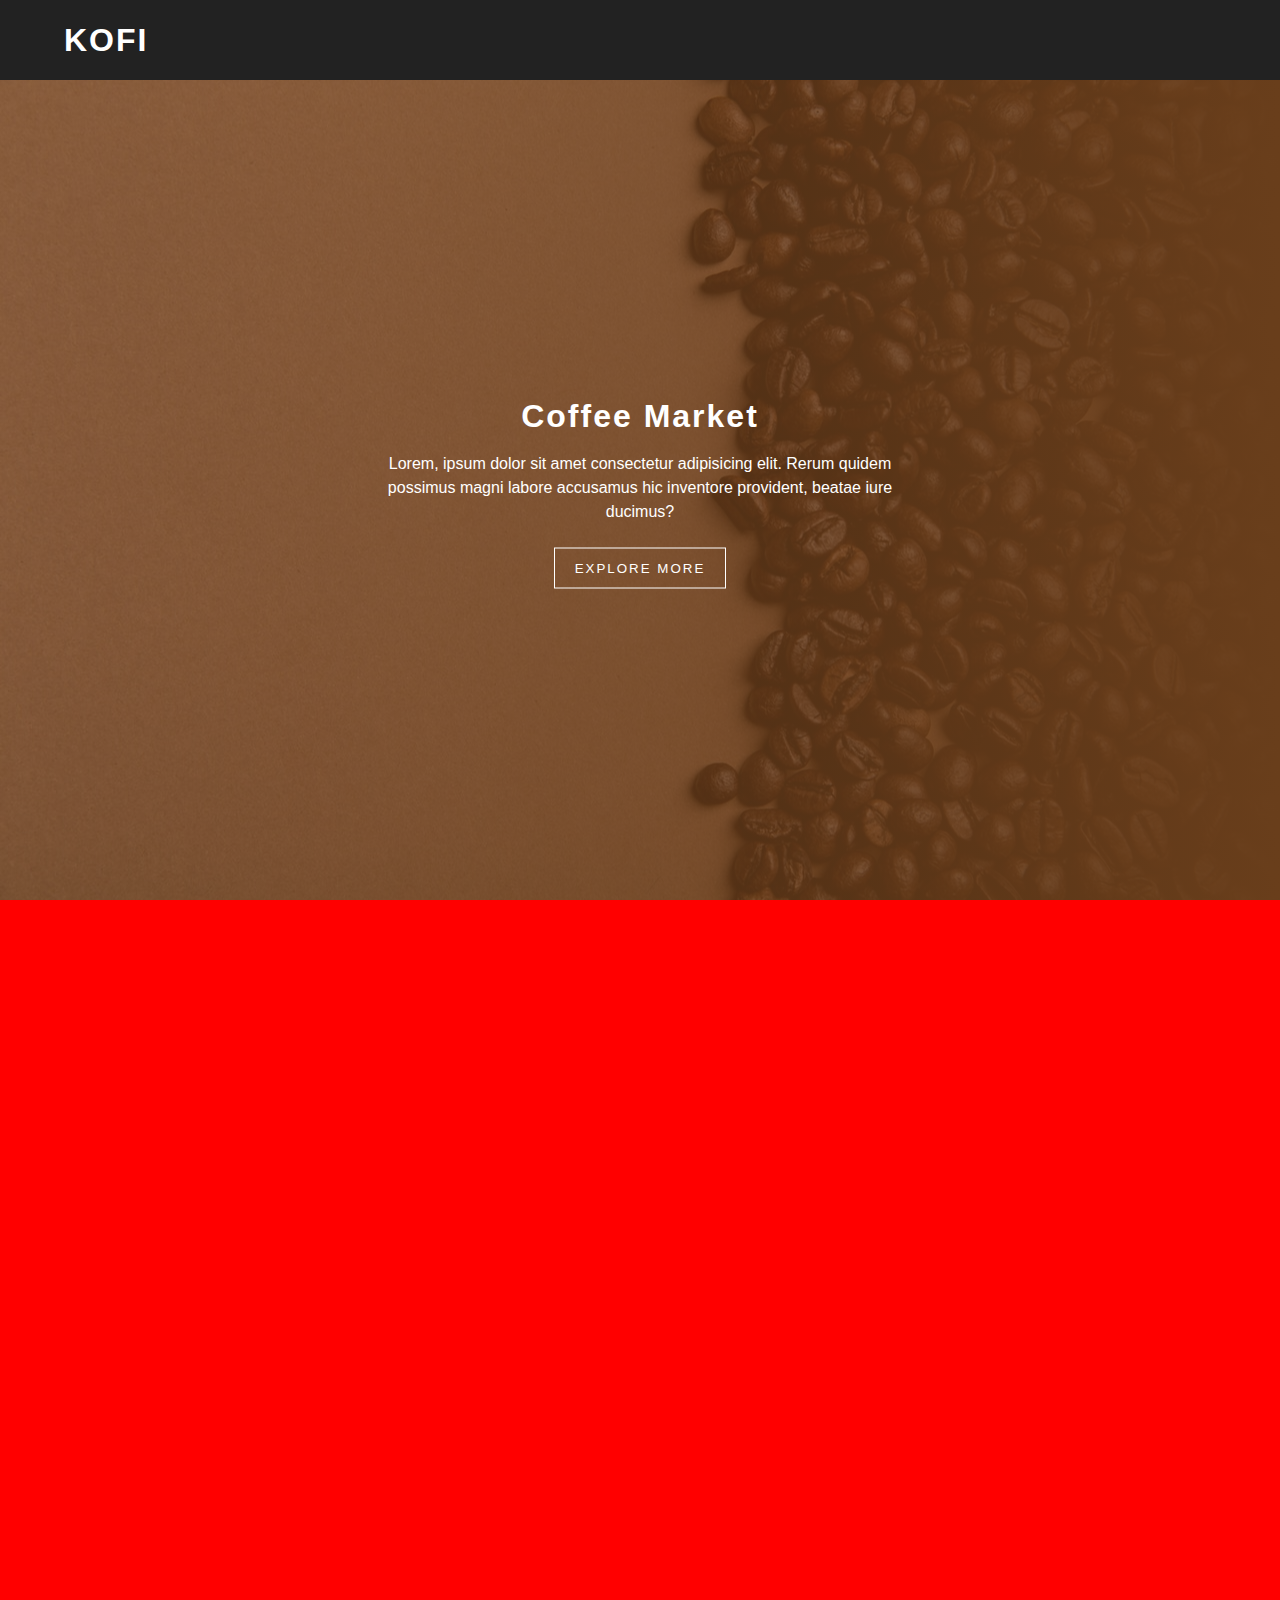
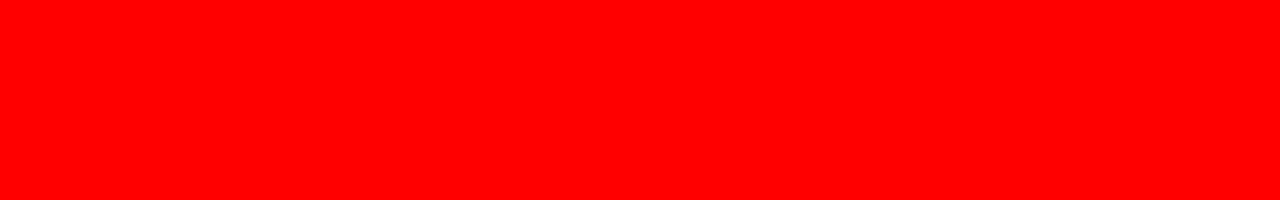
<file: Animation-property-project/index.html>
<!DOCTYPE html>
<html lang="en">
  <head>
    <meta charset="UTF-8" />
    <meta http-equiv="X-UA-Compatible" content="IE=edge" />
    <meta name="viewport" content="width=device-width, initial-scale=1.0" />
    <title>Animation Property</title>
    <link rel="stylesheet" href="./main.css" />
  </head>
  <body>
    <!-- nav -->
    <div class="nav">
      <div class="nav-center">
        <span class="nav-title">kofi</span>
      </div>
    </div>
    <!-- hero -->
    <div class="hero">
      <div class="hero-center">
        <div class="hero-text">
          <h1>coffee market</h1>
          <p>
            Lorem, ipsum dolor sit amet consectetur adipisicing elit. Rerum
            quidem possimus magni labore accusamus hic inventore provident,
            beatae iure ducimus?
          </p>
        </div>

        <button class="hero-btn">explore more</button>
      </div>
    </div>
    <!-- temp -->
    <div class="temp"></div>
  </body>
</html>
</file>
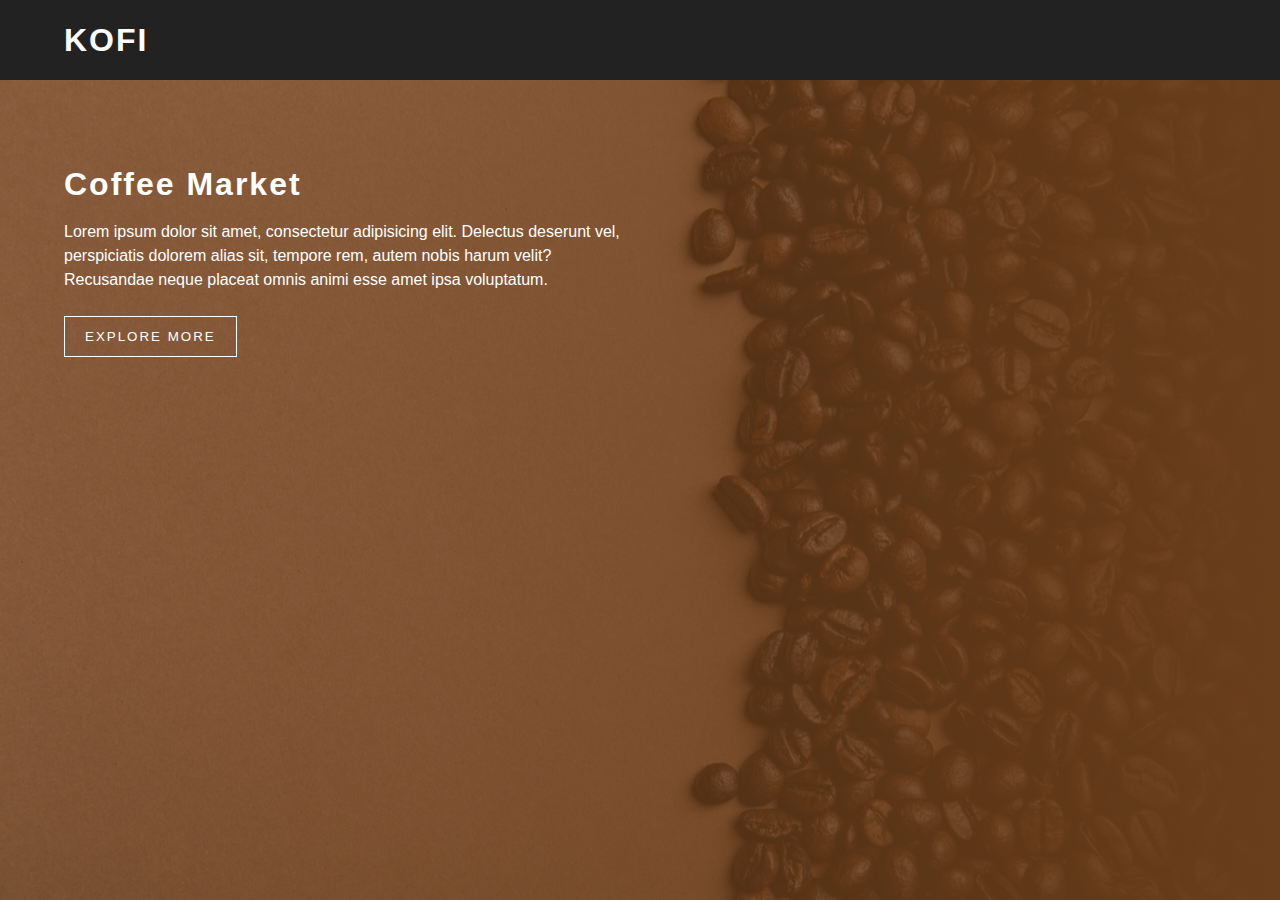
<file: Background-Image-Project/index.html>
<!DOCTYPE html>
<html lang="en">
  <head>
    <meta charset="UTF-8" />
    <meta name="viewport" content="width=device-width, initial-scale=1.0" />
    <link rel="stylesheet" href="./style.css" />
    <title>Background Image Project</title>
  </head>
  <body>
    <div class="nav">
      <div class="nav-center">
        <h2 class="nav-title">KOFI</h2>
      </div>
    </div>
    <div class="hero">
      <div class="hero-content">
        <h1 class="hero-head">Coffee Market</h1>
        <p class="hero-text">
          Lorem ipsum dolor sit amet, consectetur adipisicing elit. Delectus
          deserunt vel, perspiciatis dolorem alias sit, tempore rem, autem nobis
          harum velit? Recusandae neque placeat omnis animi esse amet ipsa
          voluptatum.
        </p>
        <button>Explore More</button>
      </div>
    </div>
  </body>
</html>
</file>
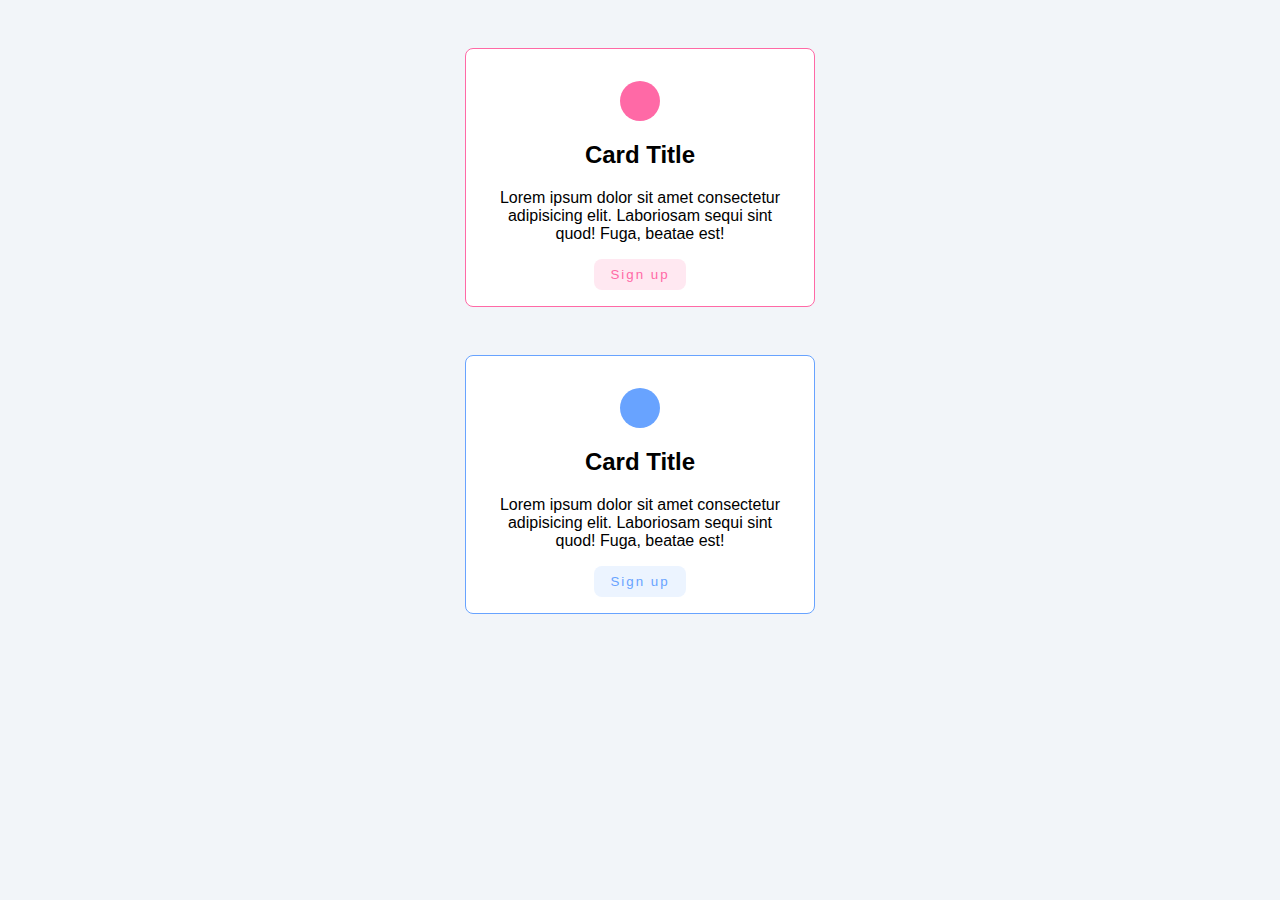
<file: CSS-Box-Model-project/index.html>
<!DOCTYPE html>
<html>
  <head>
    <title>first web page</title>
    <link rel="stylesheet" href="./style.css" />
  </head>

  <body>
    <div class="card card1">
      <div class="circle circle1"></div>
      <h2 class="heading">Card Title</h2>
      <p>
        Lorem ipsum dolor sit amet consectetur adipisicing elit. Laboriosam
        sequi sint quod! Fuga, beatae est!
      </p>
      <button class="b b1">Sign up</button>
    </div>

    <div class="card card2">
      <div class="circle circle2"></div>
      <h2 class="heading">Card Title</h2>
      <p>
        Lorem ipsum dolor sit amet consectetur adipisicing elit. Laboriosam
        sequi sint quod! Fuga, beatae est!
      </p>
      <button class="b b2">Sign up</button>
    </div>
  </body>
</html>
</file>
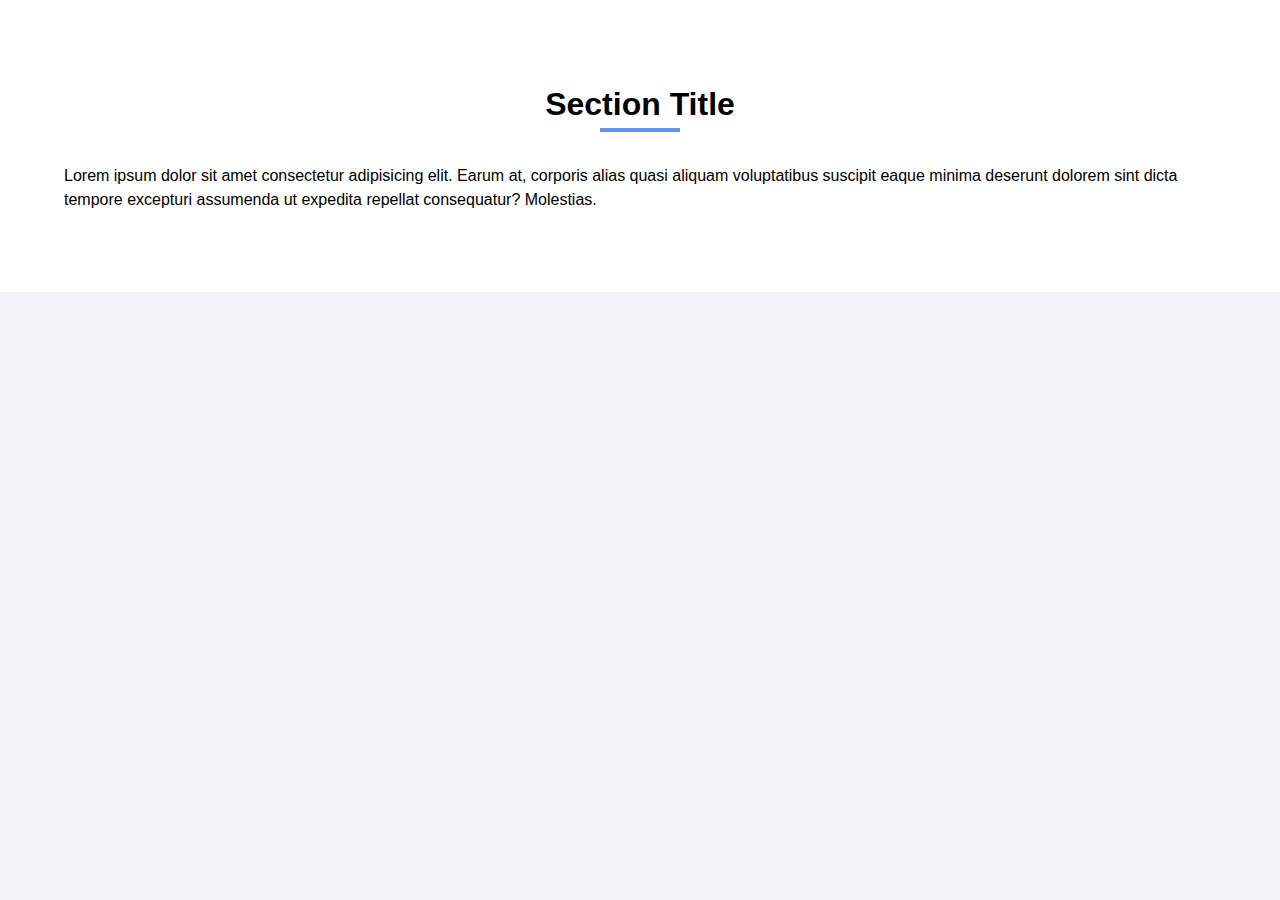
<file: Display-property-project/index.html>
<!DOCTYPE html>
<html lang="en">
  <head>
    <meta charset="UTF-8" />
    <meta name="viewport" content="width=device-width, initial-scale=1.0" />
    <link rel="stylesheet" href="./index.css" />
    <title>Display Property Project</title>
  </head>
  <body>
    <div class="section">
      <div class="section-title">
        <h1>Section Title</h1>
        <div class="title-underline"></div>
      </div>
      <div class="section-center">
        <p>
          Lorem ipsum dolor sit amet consectetur adipisicing elit. Earum at,
          corporis alias quasi aliquam voluptatibus suscipit eaque minima
          deserunt dolorem sint dicta tempore excepturi assumenda ut expedita
          repellat consequatur? Molestias.
        </p>
      </div>
    </div>
  </body>
</html>
</file>
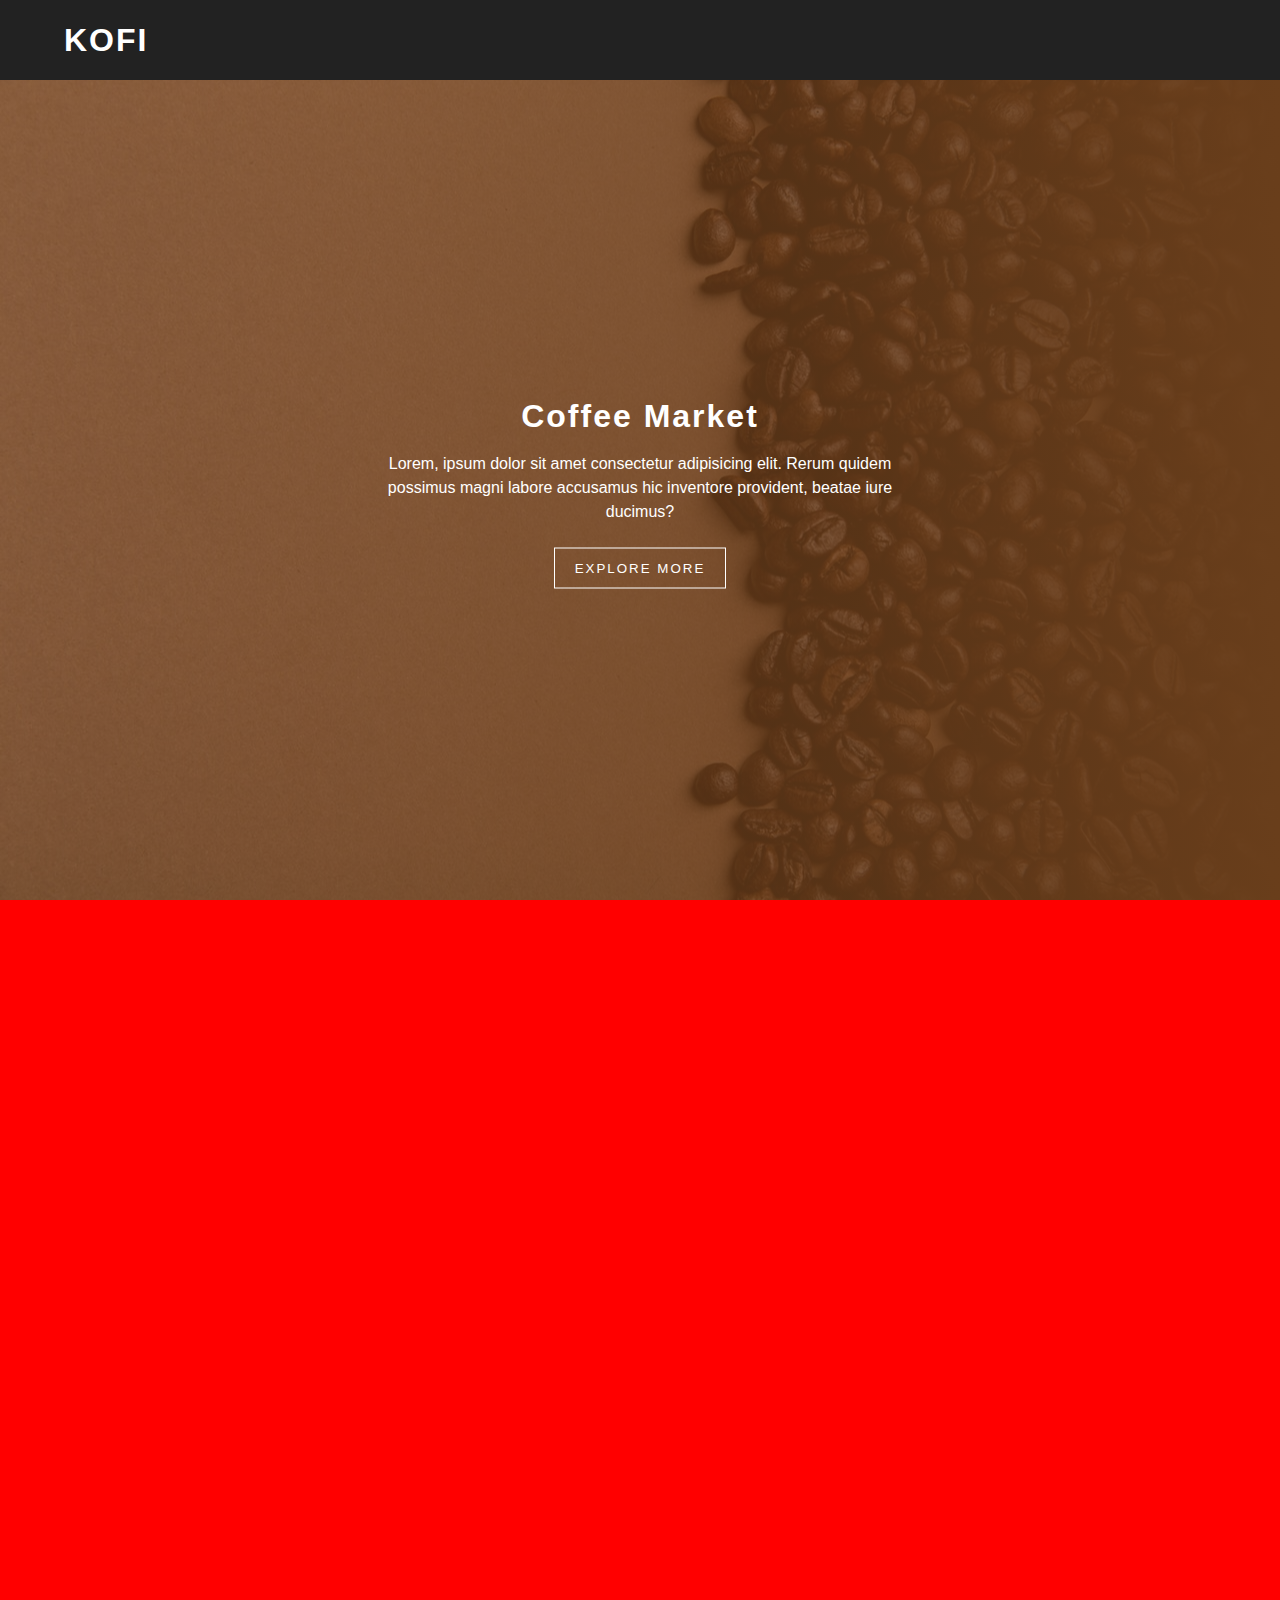
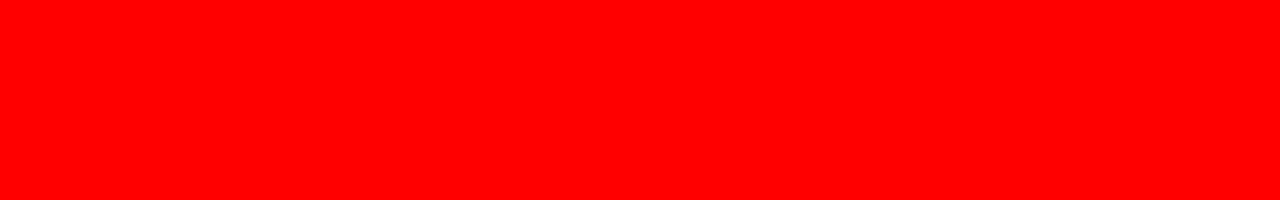
<file: Position-property-project/index.html>
<!DOCTYPE html>
<html lang="en">
  <head>
    <meta charset="UTF-8" />
    <meta http-equiv="X-UA-Compatible" content="IE=edge" />
    <meta name="viewport" content="width=device-width, initial-scale=1.0" />
    <title>Position Property</title>
    <link rel="stylesheet" href="./main.css" />
  </head>
  <body>
    <!-- nav -->
    <div class="nav">
      <div class="nav-center">
        <span class="nav-title">kofi</span>
      </div>
    </div>
    <!-- hero -->
    <div class="hero">
      <div class="hero-center">
        <h1>coffee market</h1>
        <p>
          Lorem, ipsum dolor sit amet consectetur adipisicing elit. Rerum quidem
          possimus magni labore accusamus hic inventore provident, beatae iure
          ducimus?
        </p>
        <button class="hero-btn">explore more</button>
      </div>
    </div>
    <!-- temp -->
    <div class="temp"></div>
  </body>
</html>
</file>
<file: Animation-property-project/main.css>
* {
  margin: 0;
  padding: 0;
  box-sizing: border-box;
}

body {
  font-family: -apple-system, BlinkMacSystemFont, "Segoe UI", Roboto, Oxygen,
    Ubuntu, Cantarell, "Open Sans", "Helvetica Neue", sans-serif;
  line-height: 1.5;
}

.nav {
  height: 5rem;
  background: #222;
  padding: 1rem 0;
  position: sticky;
  top: 0;
  /* z-index later */
  z-index: 9;
}

.nav-title {
  font-size: 2rem;
  text-transform: uppercase;
  font-weight: 700;
  color: #fff;
  letter-spacing: 2px;
}

.nav-center {
  width: 90vw;
  max-width: 1170px;
  margin: 0 auto;
  /* border: 2px solid red;
  padding-left: 2rem; */
}

.hero {
  min-height: calc(100vh - 5rem);
  background: rgb(105, 62, 27);
  position: relative;
}

@media screen and (min-width: 768px) {
  .hero {
    background: linear-gradient(
        to right,
        rgba(105, 62, 27, 0.5),
        rgba(105, 62, 27, 1)
      ),
      url("./hero-bcg.jpg") center/cover;
  }
}

.hero-center {
  width: 90vw;
  max-width: 1170px;
  margin: 0 auto;
  padding: 5rem 0;
  color: #fff;
  position: absolute;
  top: 50%;
  left: 50%;
  transform: translate(-50%, -50%);
  /* border: 2px solid red; */
  text-align: center;
}

.hero-center h1 {
  letter-spacing: 2px;
  text-transform: capitalize;
  margin-bottom: 0.75rem;
}
.hero-center p {
  max-width: 35em;
  margin: 0 auto;
  margin-bottom: 1.5rem;
}

.hero-text {
  animation: slideFromTop 5s ease-in-out;
}

.hero-btn {
  background: transparent;
  border: 1px solid #fff;
  padding: 0.75rem 1.25rem;
  text-transform: uppercase;
  color: #fff;
  letter-spacing: 2px;
  animation: slideFromBottom 5s ease-in-out;
}

.temp {
  min-height: 100vh;
  background: red;
}

/* animation */

@keyframes slideFromTop {
  0% {
    opacity: 0;
    transform: translateY(-100px);
  }

  100% {
    opacity: 1;
    transform: translateY(0);
  }
}

@keyframes slideFromBottom {
  0% {
    opacity: 0;
    transform: translateY(100px);
  }

  100% {
    opacity: 1;
    transform: translateY(0);
  }
}
</file>
<file: Background-Image-Project/style.css>
* {
  margin: 0;
  padding: 0;
  box-sizing: border-box;
}

body {
  font-family: -apple-system, BlinkMacSystemFont, "Segoe UI", Roboto, Oxygen,
    Ubuntu, Cantarell, "Open Sans", "Helvetica Neue", sans-serif;
  line-height: 1.5;
}

.nav {
  background: #222;
  height: 5rem;
  padding: 1rem 0;
}

.nav-title {
  font-size: 2rem;
  text-transform: uppercase;
  font-weight: 700;
  color: #fff;
  letter-spacing: 2px;
}

.nav-center {
  max-width: 1170px;
  width: 90vw;
  margin: 0 auto;
}

.hero {
  background: linear-gradient(
      to right,
      rgba(105, 62, 27, 0.5),
      rgba(105, 62, 27, 1)
    ),
    url("./hero-bcg.jpg") center/cover;
  color: #fff;
  min-height: calc(100vh - 5rem);
  background-size: cover;
}

.hero-content {
  max-width: 1170px;
  width: 90vw;
  margin: 0 auto;
  padding: 5rem 0;
  color: white;
}

.hero-content h1 {
  letter-spacing: 2px;
  text-transform: capitalize;
  margin-bottom: 0.75rem;
}

.hero-content p {
  margin-bottom: 1.5rem;
  max-width: 35em;
}
.hero-content button {
  background: transparent;
  border: 1px solid #fff;
  padding: 0.75rem 1.25rem;
  text-transform: uppercase;
  color: #fff;
  letter-spacing: 2px;
}
</file>
<file: CSS-Box-Model-project/style.css>
body {
  font-family: -apple-system, BlinkMacSystemFont, "Segoe UI", Roboto, Oxygen,
    Ubuntu, Cantarell, "Open Sans", "Helvetica Neue", sans-serif;
  background: #f2f5f9;
}

.card {
  background: #fff;
  padding: 1rem 1.5rem;
  margin: 3rem auto;
  text-align: center;
  max-width: 300px;
  border-radius: 0.5rem;
}

.card1 {
  border: 1px solid #ff69a6;
}

.card2 {
  border: 1px solid #68a3ff;
}

.circle {
  width: 40px;
  height: 40px;
  border-radius: 5rem;
  margin: 1rem auto;
}

.circle1 {
  background-color: #ff69a6;
}

.circle2 {
  background-color: #68a3ff;
}

.b {
  padding: 0.5rem 1rem;
  border: transparent;
  border-radius: 0.5rem;
  letter-spacing: 2px;
}

.b1 {
  background-color: #ffe8f1;
  color: #ff69a6;
}

.b2 {
  background-color: #ecf4ff;
  color: #68a3ff;
}
</file>
<file: Display-property-project/index.css>
* {
  margin: 0;
}

body {
  font-family: -apple-system, BlinkMacSystemFont, "Segoe UI", Roboto, Oxygen,
    Ubuntu, Cantarell, "Open Sans", "Helvetica Neue", sans-serif;
  background: #f1f5f9;
  line-height: 1.5;
}

.section {
  padding: 5rem 0;
  background: #fff;
}

.section-title {
  text-align: center;
  text-transform: capitalize;
}

.title-underline {
  height: 0.25rem;
  width: 5rem;
  background: cornflowerblue;
  margin: 0 auto;
  margin-bottom: 2rem;
}

.section-center {
  width: 90vw;
  margin: 0 auto;
  max-width: 1170px;
}
</file>
<file: Position-property-project/main.css>
* {
  margin: 0;
  padding: 0;
  box-sizing: border-box;
}

body {
  font-family: -apple-system, BlinkMacSystemFont, "Segoe UI", Roboto, Oxygen,
    Ubuntu, Cantarell, "Open Sans", "Helvetica Neue", sans-serif;
  line-height: 1.5;
}

.nav {
  height: 5rem;
  background: #222;
  padding: 1rem 0;
  position: sticky;
  top: 0;
  /* z-index later */
  z-index: 9;
}

.nav-title {
  font-size: 2rem;
  text-transform: uppercase;
  font-weight: 700;
  color: #fff;
  letter-spacing: 2px;
}

.nav-center {
  width: 90vw;
  max-width: 1170px;
  margin: 0 auto;
  /* border: 2px solid red;
  padding-left: 2rem; */
}

.hero {
  min-height: calc(100vh - 5rem);
  background: rgb(105, 62, 27);
  position: relative;
}

@media screen and (min-width: 768px) {
  .hero {
    background: linear-gradient(
        to right,
        rgba(105, 62, 27, 0.5),
        rgba(105, 62, 27, 1)
      ),
      url("./hero-bcg.jpg") center/cover;
  }
}

.hero-center {
  width: 90vw;
  max-width: 1170px;
  margin: 0 auto;
  padding: 5rem 0;
  color: #fff;
  position: absolute;
  top: 50%;
  left: 50%;
  transform: translate(-50%, -50%);
  /* border: 2px solid red; */
  text-align: center;
}

.hero-center h1 {
  letter-spacing: 2px;
  text-transform: capitalize;
  margin-bottom: 0.75rem;
}
.hero-center p {
  max-width: 35em;
  margin: 0 auto;
  margin-bottom: 1.5rem;
}
.hero-btn {
  background: transparent;
  border: 1px solid #fff;
  padding: 0.75rem 1.25rem;
  text-transform: uppercase;
  color: #fff;
  letter-spacing: 2px;
}

.temp {
  min-height: 100vh;
  background: red;
}
</file>
